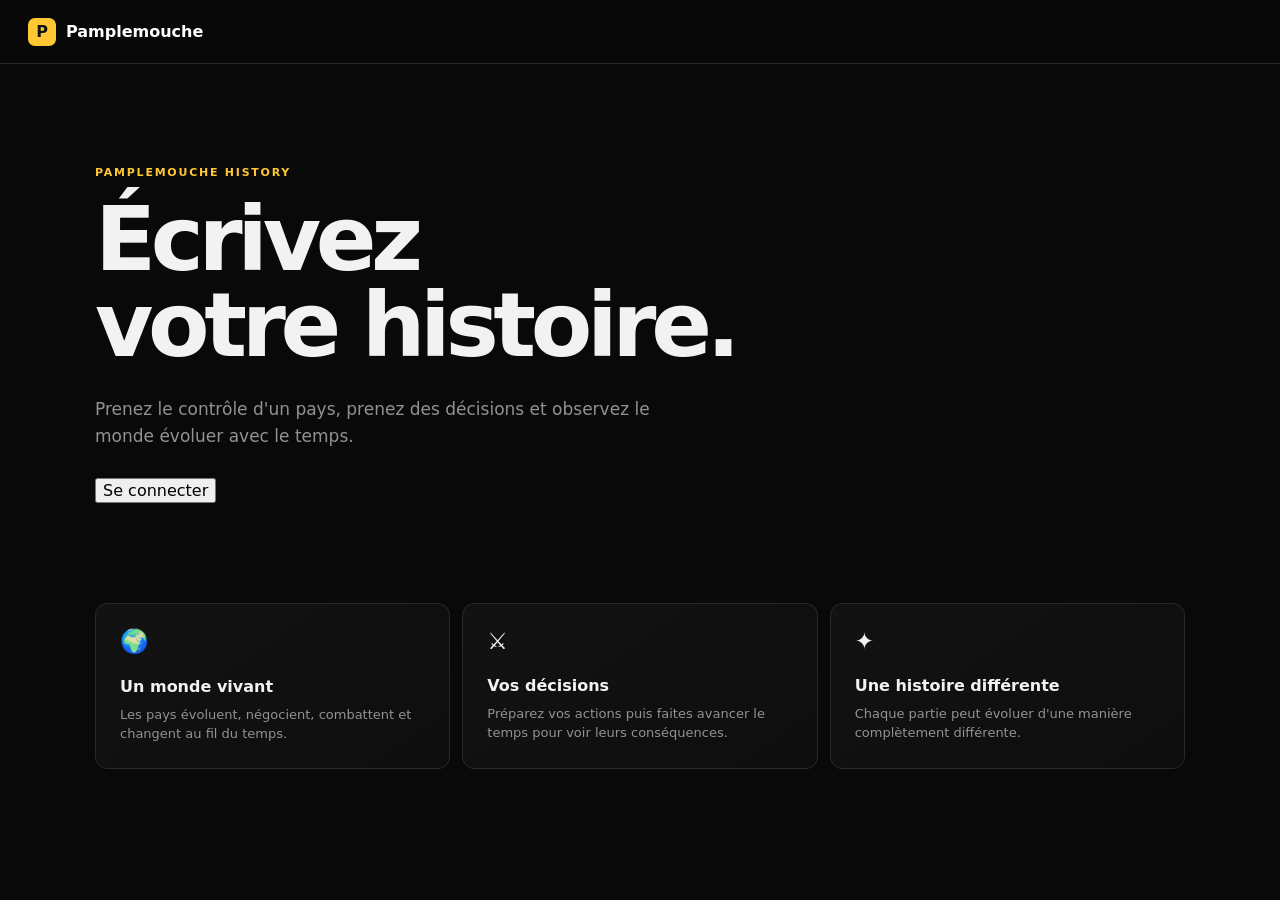
<file: index.html>
<!DOCTYPE html>
<html lang="fr">
<head>
    <meta charset="UTF-8">
    <meta name="viewport" content="width=device-width, initial-scale=1.0">

    <title>Pamplemouche History</title>

    <link rel="stylesheet" href="./css/pamplemouche.css">
</head>

<body>

<header class="topbar">

    <a href="/" class="brand">
        <span class="brandMark">P</span>
        <span>Pamplemouche</span>
    </a>

    <div id="account"></div>

</header>


<main class="home">

    <section class="hero">

        <div class="eyebrow">
            PAMPLEMOUCHE HISTORY
        </div>

        <h1>
            Écrivez<br>
            votre histoire.
        </h1>

        <p>
            Prenez le contrôle d'un pays, prenez des décisions
            et observez le monde évoluer avec le temps.
        </p>

        <div class="heroButtons">


            <button
    id="loginButton"
    class="accountButton">
    Se connecter
</button>

        </div>

    </section>


    <section class="features">

        <div class="featureCard">

            <span class="featureIcon">🌍</span>

            <h2>
                Un monde vivant
            </h2>

            <p>
                Les pays évoluent, négocient,
                combattent et changent au fil du temps.
            </p>

        </div>


        <div class="featureCard">

            <span class="featureIcon">⚔</span>

            <h2>
                Vos décisions
            </h2>

            <p>
                Préparez vos actions puis faites avancer
                le temps pour voir leurs conséquences.
            </p>

        </div>


        <div class="featureCard">

            <span class="featureIcon">✦</span>

            <h2>
                Une histoire différente
            </h2>

            <p>
                Chaque partie peut évoluer
                d'une manière complètement différente.
            </p>

        </div>

    </section>

</main>




<script src="./js/auth.js"></script>

<script>

document.addEventListener(
    "DOMContentLoaded",
    () => {

        const button =
            document.getElementById(
                "loginButton"
            );

        if (!button) return;


        if (
            PamplemoucheAuth.isLoggedIn()
        ) {

            button.textContent =
                "Jouer";


            button.addEventListener(
                "click",
                () => {

                    window.location.href =
                        "/games.html";

                }
            );

        }

        else {

            button.addEventListener(
                "click",
                () => {

                    PamplemoucheAuth.login();

                }
            );

        }

    }
);

</script>

</body>
</html>
</file>
<file: css/pamplemouche.css>
* {
    box-sizing: border-box;
}


:root {

    --bg: #090909;

    --surface: #111111;

    --surface2: #171717;

    --surface3: #202020;

    --border: #292929;

    --text: #f2f2f2;

    --muted: #929292;

    --yellow: #ffc832;

    --yellowDark: #c99b16;

}


html,
body {

    margin: 0;

    width: 100%;
    height: 100%;

    background: var(--bg);

    color: var(--text);

    font-family:
        Inter,
        system-ui,
        -apple-system,
        BlinkMacSystemFont,
        "Segoe UI",
        sans-serif;

}


body {
    overflow-x: hidden;
}


button,
input,
select {
    font: inherit;
}


/* =====================================================
   HEADER
===================================================== */

.topbar {

    height: 64px;

    padding: 0 clamp(16px, 4vw, 28px);

    display: flex;

    align-items: center;

    justify-content: space-between;

    border-bottom:
        1px solid var(--border);

    background:
        rgba(9,9,9,.94);

    backdrop-filter:
        blur(16px);

}


.brand {

    display: flex;

    align-items: center;

    gap: 10px;

    color: white;

    text-decoration: none;

    font-weight: 700;

}


.brandMark {

    width: 28px;
    height: 28px;

    display: grid;

    place-items: center;

    background: var(--yellow);

    color: #111;

    border-radius: 7px;

    font-weight: 900;

}


/* =====================================================
   ACCOUNT
===================================================== */

.account {

    display: flex;

    align-items: center;

    gap: 9px;

    color: #ddd;

    font-size: 13px;

}


.accountDot {

    width: 7px;
    height: 7px;

    border-radius: 50%;

    background: #6dcc72;

}


.accountGuest {

    color: var(--muted);

}


/* =====================================================
   BUTTONS
===================================================== */

.button {

    display: inline-flex;

    align-items: center;

    justify-content: center;

    border-radius: 8px;

    padding:
        11px 16px;

    text-decoration: none;

    border: 1px solid var(--border);

    cursor: pointer;

    transition:
        .15s ease;

}


.button.primary {

    background: var(--yellow);

    border-color: var(--yellow);

    color: #111;

    font-weight: 700;

}


.button.primary:hover {

    background: #ffd75d;

}


.button.secondary {

    background: var(--surface2);

    color: var(--text);

}


.button.secondary:hover {

    background: var(--surface3);

}


/* =====================================================
   HOME
===================================================== */

.home {

    max-width: 1150px;

    margin:
        0 auto;

    padding:
        clamp(40px, 8vw, 110px) clamp(16px, 4vw, 30px) clamp(30px, 5vw, 70px);

}


.hero {

    max-width: 780px;

}


.eyebrow {

    color: var(--yellow);

    font-size: 11px;

    font-weight: 800;

    letter-spacing:
        .16em;

    margin-bottom: 18px;

}


.hero h1 {

    margin: 0;

    font-size:
        clamp(32px, 7vw, 94px);

    line-height:
        .95;

    letter-spacing:
        -.06em;

}


.hero p {

    max-width: 610px;

    margin:
        28px 0;

    color: var(--muted);

    font-size: clamp(14px, 2vw, 17px);

    line-height: 1.6;

}


.heroButtons {

    display: flex;

    gap: 10px;

    flex-wrap: wrap;

}


/* =====================================================
   FEATURES
===================================================== */

.features {

    margin-top: clamp(40px, 8vw, 100px);

    display: grid;

    grid-template-columns:
        repeat(auto-fit, minmax(260px, 1fr));

    gap: 12px;

}


.featureCard {

    padding: 24px;

    border:
        1px solid var(--border);

    background:
        linear-gradient(
            145deg,
            #121212,
            #0e0e0e
        );

    border-radius: 12px;

}


.featureIcon {

    font-size: 23px;

}


.featureCard h2 {

    font-size: 16px;

    margin:
        22px 0 9px;

}


.featureCard p {

    margin: 0;

    color: var(--muted);

    line-height: 1.5;

    font-size: 13px;

}


/* =====================================================
   PAGE
===================================================== */

.page {

    max-width: 1150px;

    margin: auto;

    padding:
        clamp(24px, 5vw, 55px) clamp(16px, 4vw, 30px);

}


.pageHeader {

    display: flex;

    justify-content: space-between;

    align-items: flex-end;

    gap: 20px;

    margin-bottom: 35px;

    flex-wrap: wrap;

}


.pageHeader h1 {

    margin: 0;

    font-size: clamp(28px, 5vw, 43px);

    letter-spacing:
        -.04em;

}


.pageHeader p {

    color: var(--muted);

}


/* =====================================================
   GAMES
===================================================== */

.gamesGrid {

    display: grid;

    grid-template-columns:
        repeat(
            auto-fill,
            minmax(min(100%, 270px), 1fr)
        );

    gap: 12px;

}


.gameCard {

    padding: 20px;

    border:
        1px solid var(--border);

    border-radius: 12px;

    background: var(--surface);

    transition:
        .15s ease;

}


.gameCard:hover {

    border-color:
        #454545;

    transform:
        translateY(-2px);

}


.gameCardTitle {

    font-weight: 700;

}


.gameCardMeta {

    color: var(--muted);

    font-size: 12px;

    margin-top: 7px;

}


.gameCardButton {

    margin-top: 18px;

}


.loadingCard {

    padding: 30px;

    color: var(--muted);

    border:
        1px solid var(--border);

    border-radius: 12px;

}


/* =====================================================
   GAME
===================================================== */

.gameBody {

    overflow: hidden;

}


#game {

    position: relative;

    width: 100vw;

    height: 100vh;
    height: 100dvh;

    overflow: hidden;

}


#map {

    position: absolute;

    inset: 0;

    background:
        #0b0e12;

}


#map svg {

    width: 100%;
    height: 100%;

}


/* =====================================================
   GAME HEADER
===================================================== */

.gameHeader {

    position: absolute;

    top: 0;
    left: 0;
    right: 0;

    height: 60px;

    padding:
        0 clamp(12px, 3vw, 18px);

    display: flex;

    align-items: center;

    justify-content: space-between;

    pointer-events: none;

    z-index: 20;

}


.gameBrand {

    color: white;

    text-decoration: none;

    font-size: 11px;

    font-weight: 800;

    letter-spacing:
        .1em;

    pointer-events: auto;

}


/* =====================================================
   DATE
===================================================== */

#dateDisplay {

    position: absolute;

    top: 70px;

    left: 50%;

    transform:
        translateX(-50%);

    z-index: 20;

    padding:
        7px 11px;

    border:
        1px solid rgba(255,255,255,.08);

    background:
        rgba(8,8,8,.75);

    border-radius: 7px;

    color: #c6c6c6;

    font-size: 11px;

    backdrop-filter:
        blur(10px);

    white-space: nowrap;

}


/* =====================================================
   COUNTRY
===================================================== */

.country {

    stroke:
        rgba(0,0,0,.6);

    stroke-width:
        .6px;

    transition:
        filter .12s;

}


.country:hover {

    filter:
        brightness(1.2);

    cursor: pointer;

}


.country.selected {

    stroke: white;

    stroke-width: 1.5px;

}


.country-label {
    font-size: 2px;
    font-weight: 600;
    text-anchor: middle;
    dominant-baseline: middle;
    pointer-events: none;
    fill: white;

    paint-order: stroke;
    stroke: rgba(0, 0, 0, 0.75);
    stroke-width: 3px;
    stroke-linejoin: round;

    white-space: nowrap;
}


.country-label.small {

    font-size: 2px;

}


/* =====================================================
   COUNTRY PANEL
===================================================== */

#countryPanel {

    position: absolute;

    right: 18px;
    bottom: 18px;

    width: min(235px, calc(100vw - 36px));

    padding: 15px;

    border:
        1px solid var(--border);

    border-radius: 10px;

    background:
        rgba(12,12,12,.9);

    backdrop-filter:
        blur(15px);

    display: none;

    z-index: 30;

}


#countryPanel.visible {

    display: block;

}


#countryName {

    font-weight: 700;

    font-size: 14px;

}


.countryInfo {

    margin-top: 7px;

    color: var(--muted);

    font-size: 12px;

}


/* =====================================================
   TIME
===================================================== */

#timeContainer {

    position: absolute;

    top: 18px;

    right: 18px;

    z-index: 40;

}


#timeButton {

    border:
        1px solid var(--border);

    background:
        rgba(15,15,15,.9);

    color: white;

    border-radius: 8px;

    padding:
        9px 12px;

    cursor: pointer;

}


#timeMenu {

    display: none;

    position: absolute;

    right: 0;

    top: calc(100% + 7px);

    width: min(165px, calc(100vw - 36px));

    padding: 5px;

    background:
        #111;

    border:
        1px solid var(--border);

    border-radius: 9px;

}


#timeMenu.open {

    display: block;

}


.timeOption {

    width: 100%;

    border: 0;

    background: transparent;

    color: #ddd;

    text-align: left;

    padding: 9px;

    border-radius: 6px;

    cursor: pointer;

    font-size: 12px;

}


.timeOption:hover {

    background: var(--surface3);

}


.timeSeparator {

    height: 1px;

    background: var(--border);

    margin: 4px 0;

}


/* =====================================================
   CONTROLS
===================================================== */

#bottomControls {

    position: absolute;

    left: 18px;
    bottom: 18px;

    display: flex;

    flex-wrap: wrap;

    gap: 7px;

    z-index: 40;

    max-width: calc(100vw - 36px);

}


.controlButton {

    border:
        1px solid var(--border);

    background:
        rgba(15,15,15,.92);

    color: white;

    padding:
        10px 13px;

    border-radius: 8px;

    cursor: pointer;

    backdrop-filter:
        blur(12px);

}


.controlButton:hover {

    border-color:
        #4b4b4b;

}


/* =====================================================
   AI PANEL
===================================================== */

#aiPanel {

    position: absolute;

    left: 18px;
    top: 18px;

    width:
        min(390px, calc(100vw - 36px));

    height:
        min(500px, calc(100vh - 36px));

    display: none;

    flex-direction: column;

    z-index: 80;

    background:
        rgba(13,13,13,.97);

    border:
        1px solid var(--border);

    border-radius: 11px;

    box-shadow:
        0 20px 70px rgba(0,0,0,.6);

    overflow: hidden;

    backdrop-filter:
        blur(18px);

}


#aiPanel.open {

    display: flex;

}


#aiHeader {

    height: 44px;

    flex-shrink: 0;

    display: flex;

    align-items: center;

    justify-content: space-between;

    padding:
        0 12px;

    border-bottom:
        1px solid var(--border);

}


#aiTitle {

    font-size: 13px;

    font-weight: 700;

}


#closeAi {

    border: 0;

    background: transparent;

    color: #888;

    cursor: pointer;

    font-size: 20px;

}


/* =====================================================
   MESSAGES
===================================================== */

#messages {

    flex: 1;

    overflow-y: auto;

    padding: 12px;

}


.message {

    max-width: 88%;

    padding: 8px 10px;

    border-radius: 8px;

    margin-bottom: 8px;

    font-size: 12px;

    line-height: 1.5;

    white-space: pre-wrap;

}


.message.ai {

    background: var(--surface2);

}


.message.user {

    margin-left: auto;

    background:
        #2c2c2c;

}


/* =====================================================
   ACTIONS
===================================================== */

#actionsList {

    flex: 1;

    overflow-y: auto;

    padding: 12px;

    display: none;

}


.actionItem {

    border:
        1px solid var(--border);

    background:
        var(--surface);

    border-radius: 8px;

    padding: 10px;

    margin-bottom: 7px;

    font-size: 12px;

}


.actionPending {

    display: block;

    color: var(--muted);

    font-size: 10px;

    margin-top: 5px;

}


.emptyActions {

    color: var(--muted);

    font-size: 12px;

    line-height: 1.5;

}


/* =====================================================
   INPUT
===================================================== */

#inputArea {

    display: flex;

    gap: 6px;

    padding: 8px;

    border-top:
        1px solid var(--border);

}


#messageInput {

    flex: 1;

    min-width: 0;

    background:
        #090909;

    border:
        1px solid var(--border);

    color: white;

    border-radius: 7px;

    padding: 9px;

    outline: none;

    font-size: 12px;

}


#messageInput:focus {

    border-color:
        #555;

}


#sendButton {

    width: 38px;

    border: 0;

    border-radius: 7px;

    background:
        var(--yellow);

    color: #111;

    font-weight: 900;

    cursor: pointer;

}


/* =====================================================
   MODAL
===================================================== */

#customOverlay {

    position: absolute;

    inset: 0;

    display: none;

    align-items: center;

    justify-content: center;

    z-index: 100;

    background:
        rgba(0,0,0,.5);

}


#customOverlay.open {

    display: flex;

}


#customBox {

    width:
        min(340px, calc(100vw - 36px));

    padding: 17px;

    background:
        #121212;

    border:
        1px solid var(--border);

    border-radius: 11px;

    box-shadow:
        0 25px 70px rgba(0,0,0,.65);

}


.modalTitle {

    font-size: 14px;

    font-weight: 700;

    margin-bottom: 13px;

}


#customInputs {

    display: flex;

    gap: 7px;

}


#customAmount,
#customUnit {

    flex: 1;

    min-width: 0;

    background:
        #090909;

    color: white;

    border:
        1px solid var(--border);

    border-radius: 7px;

    padding: 9px;

    outline: none;

}


.modalButtons {

    display: flex;

    justify-content: flex-end;

    gap: 7px;

    margin-top: 14px;

}


/* =====================================================
   COMPTE GAMES
===================================================== */

.gamesAccount {

    position: relative;

    display: flex;

    align-items: center;

    gap: 10px;

}


/* Solde Pamp */

.pampBalance {

    display: flex;

    align-items: center;

    gap: 5px;


    padding: 7px 11px;


    border-radius: 999px;


    background: rgba(255, 255, 255, 0.08);

    border: 1px solid rgba(255, 255, 255, 0.12);


    color: white;


    font-size: 14px;

    font-weight: 600;


    white-space: nowrap;

}


/* Rond du profil */

.profileButton {

    width: 38px;

    height: 38px;


    padding: 0;


    border: 1px solid rgba(255, 255, 255, 0.2);

    border-radius: 50%;


    background: rgba(255, 255, 255, 0.12);


    color: white;


    font-size: 15px;

    font-weight: 700;


    cursor: pointer;


    display: flex;

    align-items: center;

    justify-content: center;


    transition:

        background 0.15s ease,

        transform 0.15s ease;

}


.profileButton:hover {

    background: rgba(255, 255, 255, 0.2);

    transform: scale(1.05);

}


/* Menu */

.accountMenu {

    position: absolute;


    top: calc(100% + 10px);

    right: 0;


    width: min(210px, calc(100vw - 32px));


    padding: 14px;


    border-radius: 14px;


    background: rgba(25, 25, 30, 0.97);


    border: 1px solid rgba(255, 255, 255, 0.12);


    box-shadow:

        0 12px 35px rgba(0, 0, 0, 0.35);


    backdrop-filter: blur(14px);


    opacity: 0;

    visibility: hidden;


    transform: translateY(-5px);


    transition:

        opacity 0.15s ease,

        transform 0.15s ease,

        visibility 0.15s ease;


    z-index: 1000;

}


.accountMenu.open {

    opacity: 1;

    visibility: visible;


    transform: translateY(0);

}


/* Nom */

.accountName {

    color: white;


    font-size: 15px;

    font-weight: 600;


    padding: 4px 4px 10px;


    border-bottom: 1px solid rgba(255, 255, 255, 0.1);


    overflow: hidden;

    text-overflow: ellipsis;

    white-space: nowrap;

}


/* Pamp dans le menu */

.accountPamp {

    color: rgba(255, 255, 255, 0.75);


    font-size: 14px;


    padding: 11px 4px;

}


/* Déconnexion */

.accountLogout {

    width: 100%;


    padding: 9px 10px;


    border: none;

    border-radius: 9px;


    background: rgba(255, 255, 255, 0.07);


    color: white;


    font-size: 14px;


    cursor: pointer;


    text-align: left;


    transition:

        background 0.15s ease;

}


.accountLogout:hover {

    background: rgba(255, 255, 255, 0.14);

}


/* =====================================================
   RESPONSIVE & MEDIA QUERIES
===================================================== */

@media (max-width: 768px) {

    .features {

        grid-template-columns: 1fr;

    }


    .pageHeader {

        align-items: flex-start;

        flex-direction: column;

        gap: 12px;

    }


    .home {

        padding-top: 50px;

    }


    #bottomControls {

        bottom: 12px;

        left: 12px;

        max-width: calc(100vw - 24px);

    }


    #countryPanel {

        right: 12px;

        bottom: 70px;

    }


    #aiPanel {

        left: 12px;

        top: 12px;

        width: calc(100vw - 24px);

        height: calc(100vh - 80px);

        height: calc(100dvh - 80px);

    }

}


@media (max-width: 480px) {

    .topbar {

        padding: 0 16px;

    }


    .pampBalance {

        font-size: 12px;

        padding: 5px 9px;

    }


    .profileButton {

        width: 34px;

        height: 34px;

        font-size: 13px;

    }


    #dateDisplay {

        font-size: 10px;

        padding: 5px 8px;

    }

}
</file>
